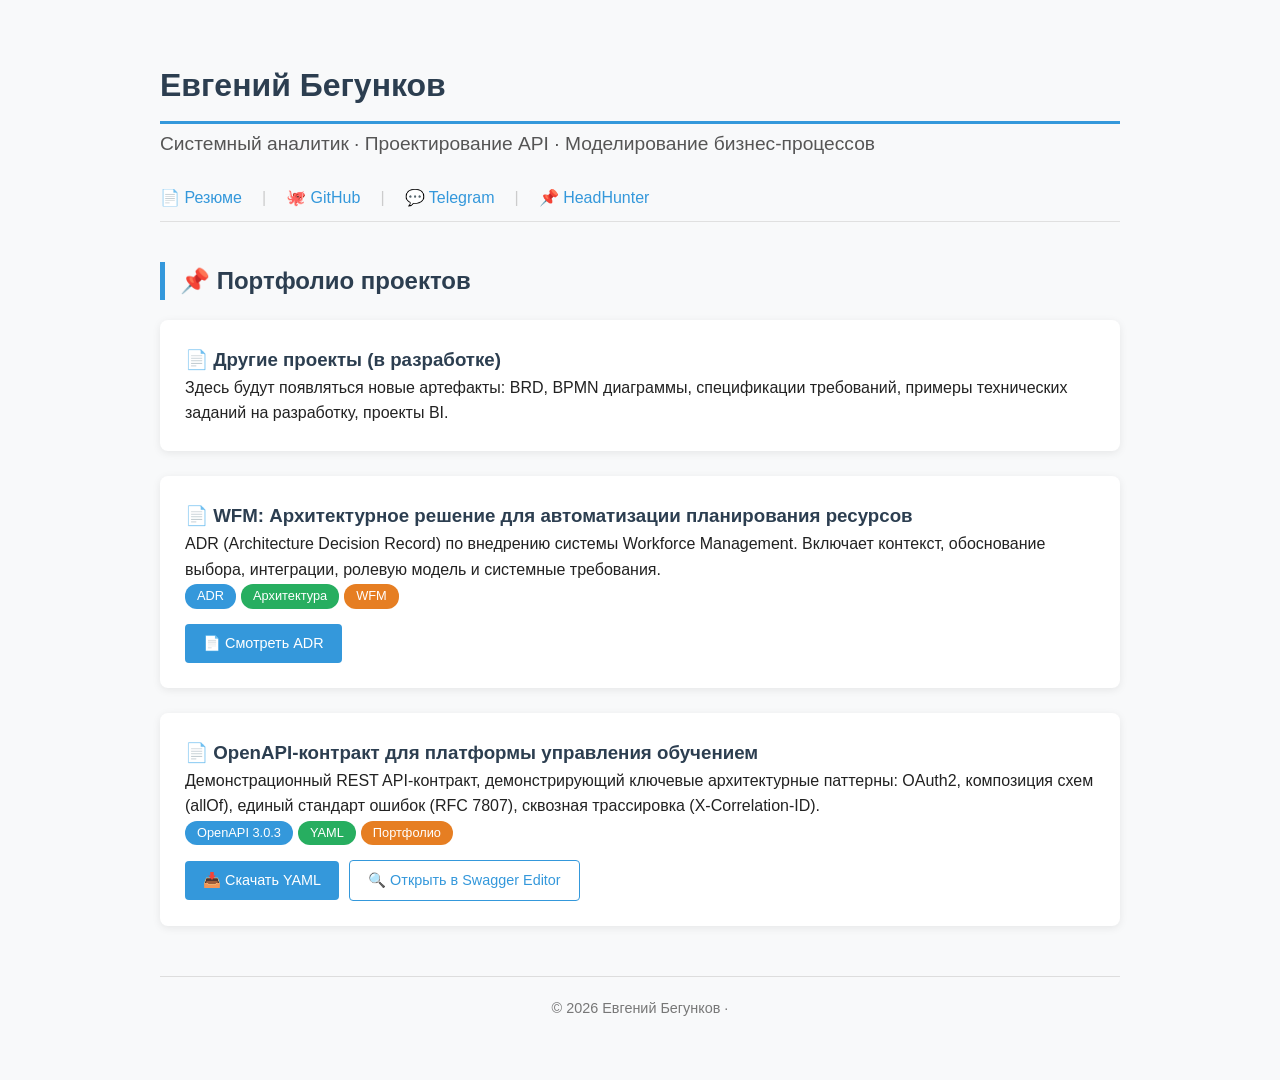
<file: index.html>
<!DOCTYPE html>
<html lang="ru">

<head>
    <meta charset="UTF-8">
    <meta name="viewport" content="width=device-width, initial-scale=1.0">
    <title>Евгений Бегунков - Портфолио системного аналитика</title>
    <style>
        * {
            margin: 0;
            padding: 0;
            box-sizing: border-box;
        }

        body {
            font-family: 'Segoe UI', Tahoma, Geneva, Verdana, sans-serif;
            max-width: 1000px;
            margin: 40px auto;
            padding: 20px;
            line-height: 1.6;
            background: #f8f9fa;
            color: #222;
        }

        h1 {
            color: #2c3e50;
            border-bottom: 3px solid #3498db;
            padding-bottom: 10px;
            margin-bottom: 5px;
        }

        .subtitle {
            font-size: 1.2rem;
            color: #555;
            margin-bottom: 15px;
        }

        /* --- НАВИГАЦИЯ В ШАПКЕ --- */
        .nav {
            display: flex;
            flex-wrap: wrap;
            gap: 20px;
            margin-bottom: 30px;
            padding: 10px 0;
            border-bottom: 1px solid #e0e0e0;
        }

        .nav a {
            color: #3498db;
            text-decoration: none;
            font-weight: 500;
            font-size: 1rem;
            transition: 0.2s;
        }

        .nav a:hover {
            color: #1a6e9e;
            text-decoration: underline;
        }

        .nav a:not(:last-child)::after {
            content: "|";
            color: #ccc;
            margin-left: 20px;
        }

        /* --- ОСТАЛЬНЫЕ СТИЛИ --- */
        h2 {
            color: #2c3e50;
            margin-top: 40px;
            margin-bottom: 20px;
            border-left: 5px solid #3498db;
            padding-left: 15px;
        }

        a {
            color: #3498db;
            text-decoration: none;
        }

        a:hover {
            text-decoration: underline;
        }

        .card {
            background: white;
            border-radius: 8px;
            padding: 25px;
            margin-bottom: 25px;
            box-shadow: 0 2px 8px rgba(0, 0, 0, 0.08);
            transition: 0.2s;
        }

        .card:hover {
            box-shadow: 0 4px 15px rgba(0, 0, 0, 0.12);
        }

        .card h3 {
            margin-top: 0;
            color: #2c3e50;
        }

        .badge {
            display: inline-block;
            background: #3498db;
            color: white;
            padding: 2px 12px;
            border-radius: 12px;
            font-size: 0.8rem;
            margin-right: 5px;
        }

        .badge.green {
            background: #27ae60;
        }

        .badge.orange {
            background: #e67e22;
        }

        .btn-group {
            margin-top: 15px;
        }

        .btn {
            display: inline-block;
            background: #3498db;
            color: white;
            padding: 8px 18px;
            border-radius: 4px;
            margin-right: 10px;
            font-size: 0.9rem;
            transition: 0.2s;
        }

        .btn:hover {
            background: #2980b9;
            text-decoration: none;
        }

        .btn.outline {
            background: transparent;
            color: #3498db;
            border: 1px solid #3498db;
        }

        .btn.outline:hover {
            background: #3498db;
            color: white;
        }

        .footer {
            margin-top: 50px;
            padding-top: 20px;
            border-top: 1px solid #ddd;
            text-align: center;
            font-size: 0.9rem;
            color: #777;
        }

        .footer a {
            color: #3498db;
        }
    </style>
</head>

<body>
    <h1>Евгений Бегунков</h1>
    <div class="subtitle">Системный аналитик · Проектирование API · Моделирование бизнес-процессов</div>

    <!-- НАВИГАЦИЯ В ШАПКЕ -->
    <div class="nav">
        <a href="resume/">📄 Резюме</a>
        <a href="https://github.com/Evgeny-NN/resume-files" target="_blank">🐙 GitHub</a>
        <a href="https://t.me/Begunkov" target="_blank">💬 Telegram</a>
        <a href="https://nn.hh.ru/resume/af88156cff107f02ad0039ed1f6d737846437a" target="_blank">📌 HeadHunter</a>
    </div>

    <h2 id="projects">📌 Портфолио проектов</h2>
    <!-- Здесь скрипт loadData.js вставит карточки проектов из data.json -->

    <div class="footer">
        &copy; 2026 Евгений Бегунков · <a href="https://github.com/Evgeny-NN/resume-files" target="_blank">Исходный код
            репозитория</a>
    </div>

    <script src="loadData.js"></script>
</body>

</html>
</file>
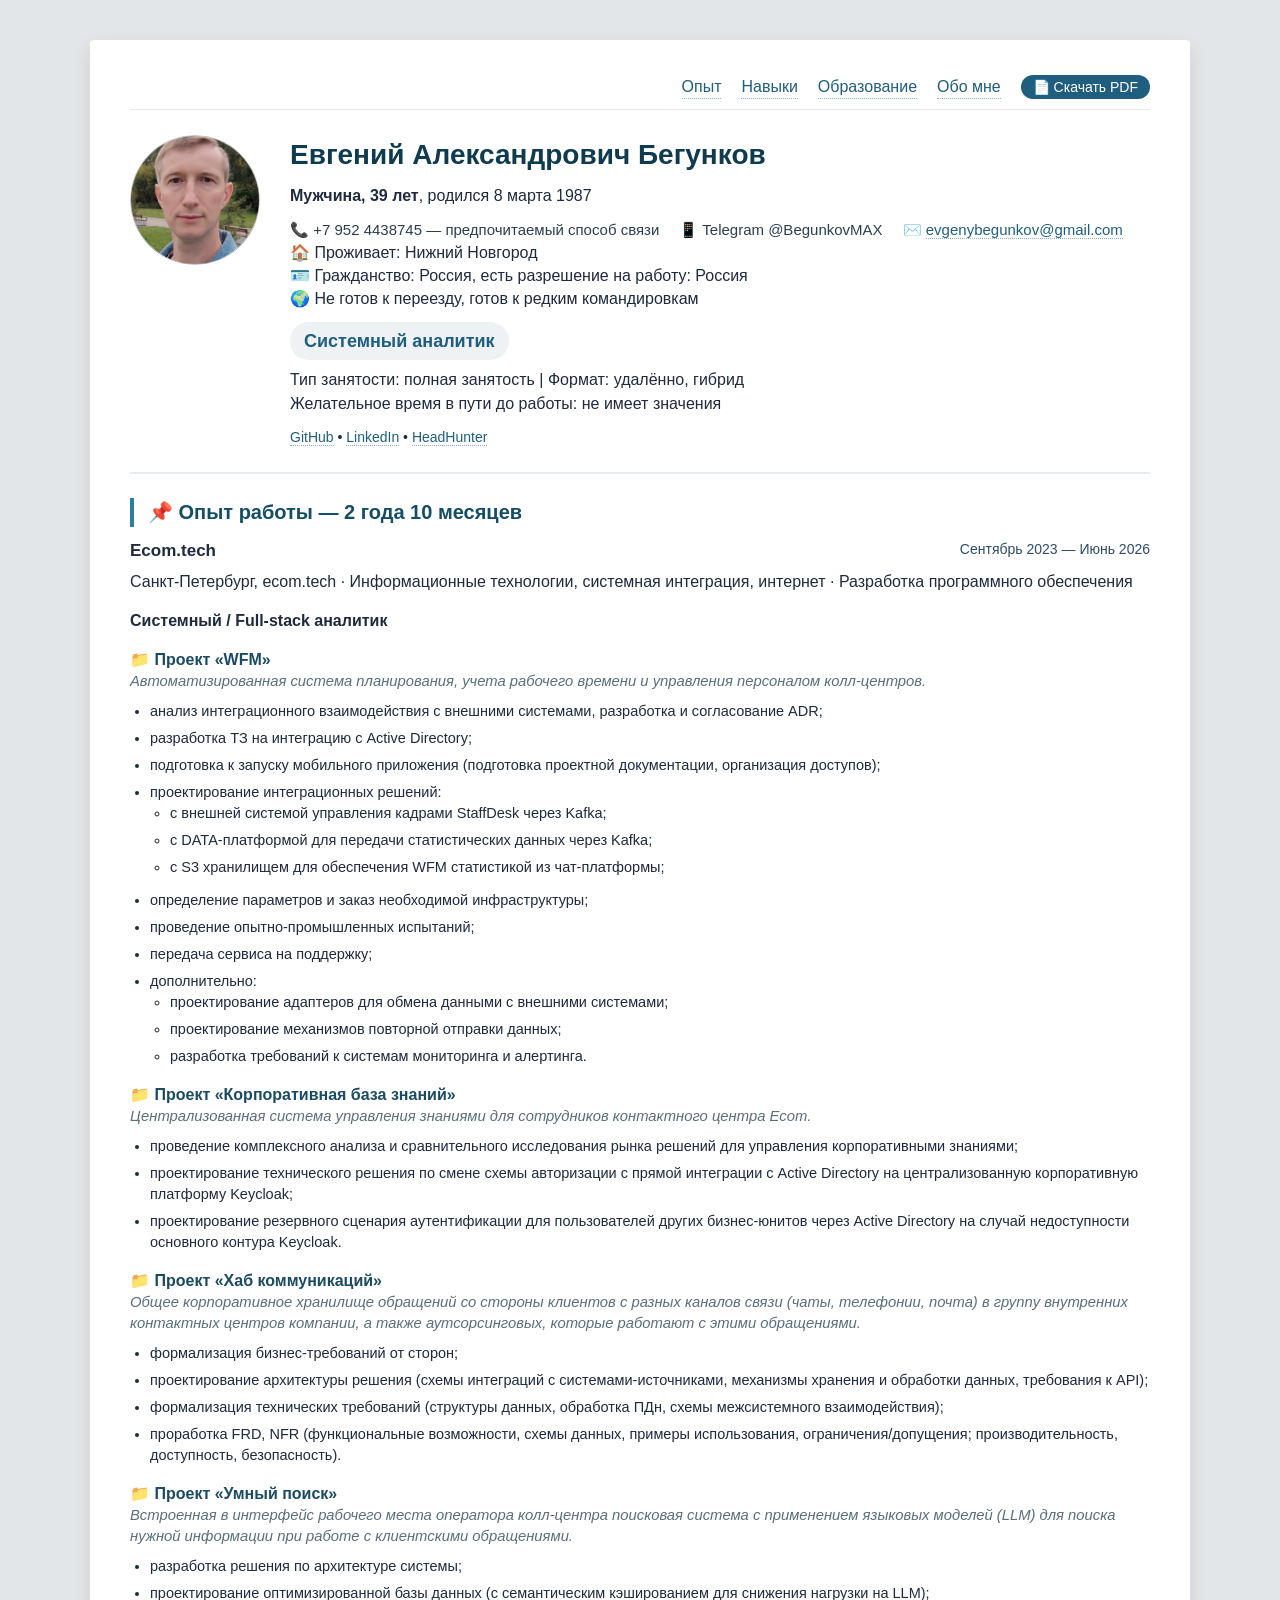
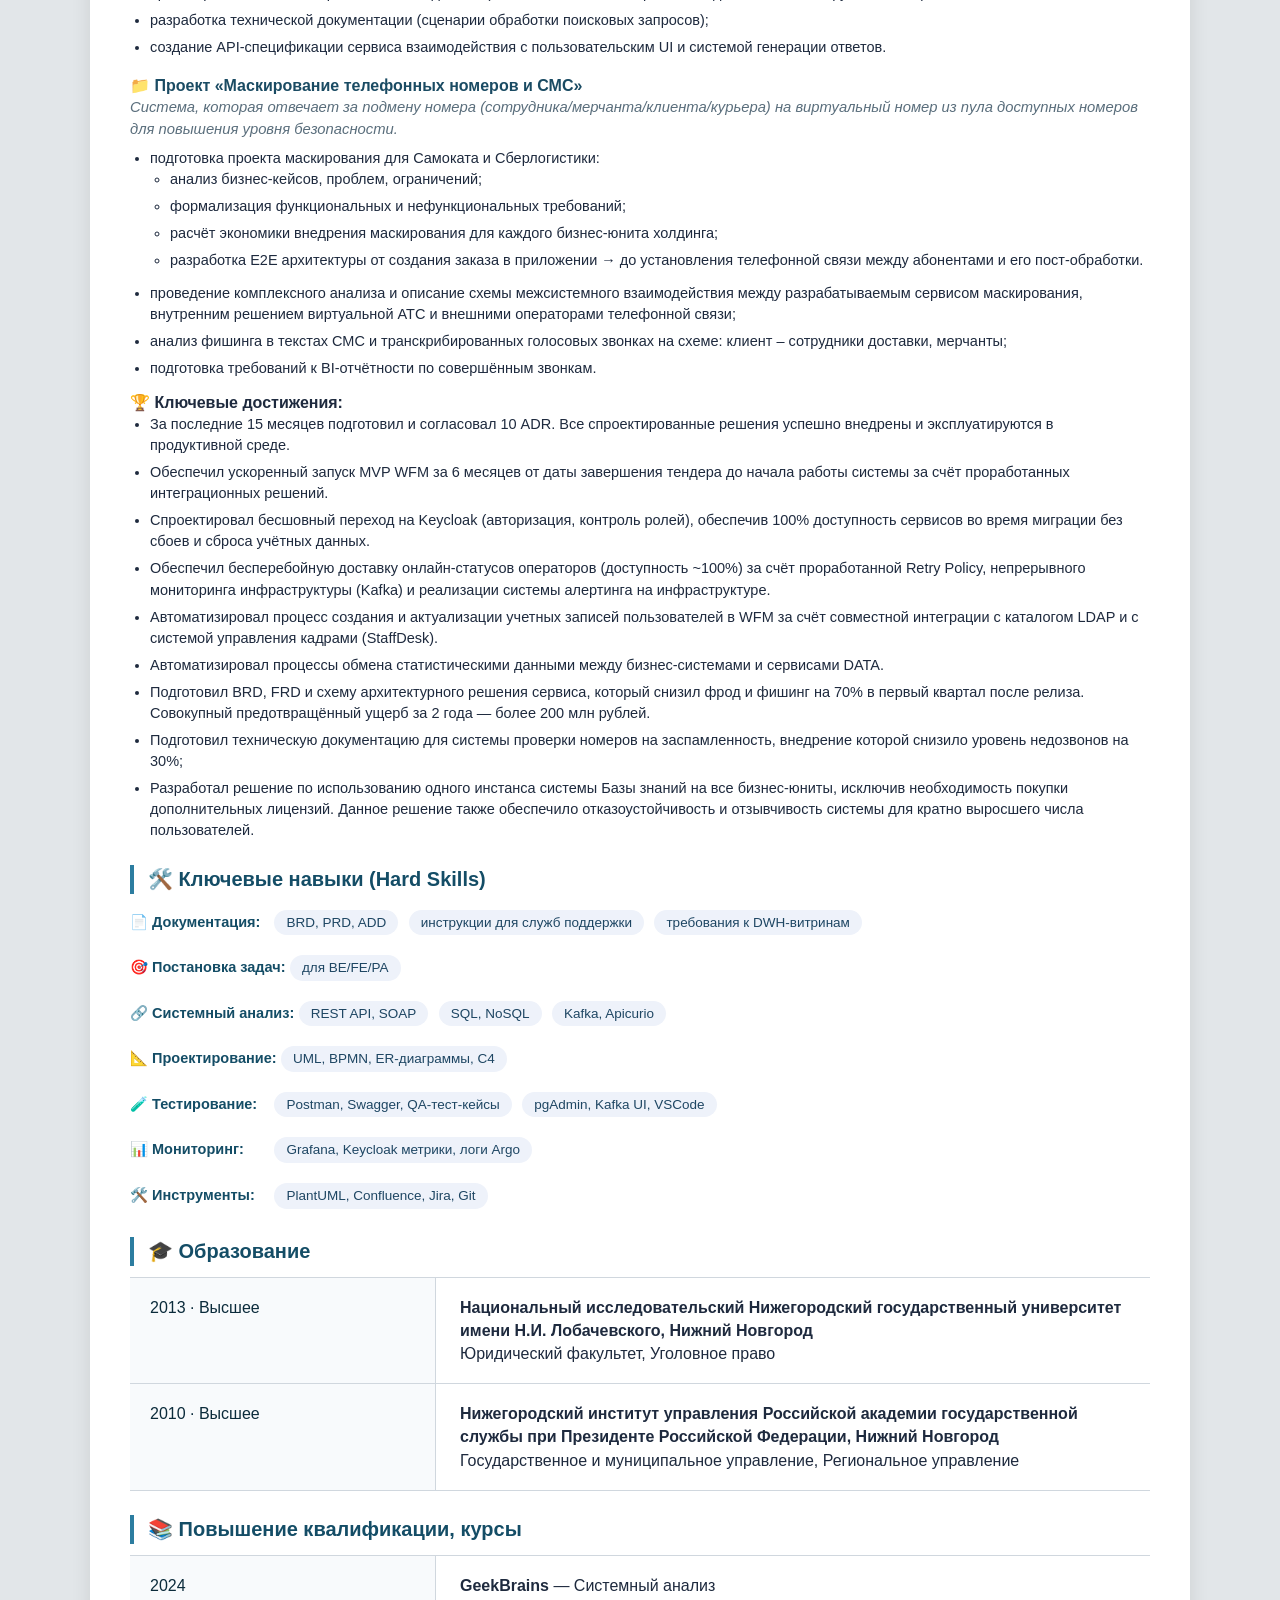
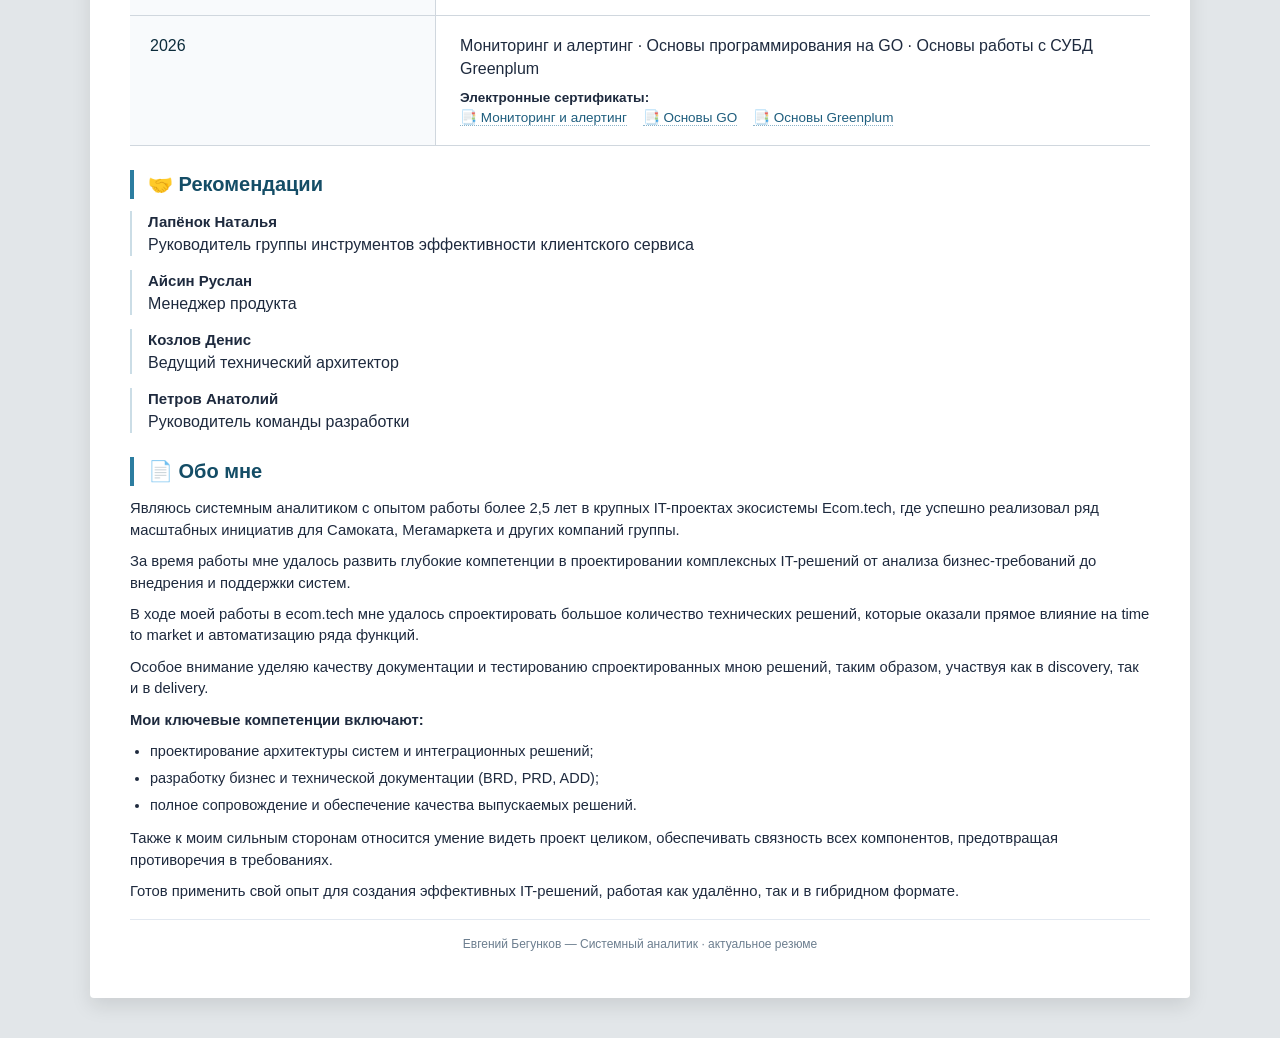
<file: my_resume_website/index.html>
<!DOCTYPE html>
<html lang="ru">

<head>
    <meta charset="UTF-8">
    <meta name="viewport" content="width=device-width, initial-scale=1.0, user-scalable=yes">
    <title>Евгений Бегунков — Системный аналитик</title>

    <!-- SEO & Open Graph -->
    <meta name="description"
        content="Резюме системного аналитика Евгения Бегункова. Опыт в Ecom.tech, проектирование интеграций, Kafka, API, требования.">
    <meta property="og:title" content="Евгений Бегунков — Системный аналитик">
    <meta property="og:description"
        content="Резюме системного аналитика. 2.5+ года опыта, проекты для крупных компаний.">
    <meta property="og:type" content="profile">
    <meta property="og:image" content="https://evgeny-nn.github.io/resume-files/my_resume_website/images/photo.jpg">
    <meta property="og:url" content="https://evgeny-nn.github.io/resume-files/my_resume_website/">

    <!-- Favicon (замените на свой или раскомментируйте строку с реальным файлом) -->
    <!-- <link rel="icon" type="image/png" href="favicon.png"> -->
    <link rel="icon" type="image/svg+xml"
        href="data:image/svg+xml,%3Csvg xmlns='http://www.w3.org/2000/svg' viewBox='0 0 100 100'%3E%3Ctext y='.9em' font-size='90'%3E📄%3C/text%3E%3C/svg%3E">

    <!-- Основные стили -->
    <link rel="stylesheet" href="style.css">
</head>

<body>

    <div class="resume" itemscope itemtype="https://schema.org/Person">
        <!-- Якорная навигация -->
        <nav class="nav-links">
            <a href="#experience">Опыт</a>
            <a href="#skills">Навыки</a>
            <a href="#education">Образование</a>
            <a href="#about">Обо мне</a>
            <button id="downloadPDFBtn" class="pdf-btn">📄 Скачать PDF</button>
        </nav>

        <!-- ШАПКА -->
        <div class="header-flex">
            <div class="photo-area">
                <img src="images/photo.jpg" alt="Фото Евгения Бегункова" itemprop="image">
            </div>
            <div class="contact-info">
                <h1 itemprop="name">Евгений Александрович Бегунков</h1>
                <div><strong>Мужчина, 39 лет</strong>, родился 8 марта 1987</div>
                <div class="contact-details" itemprop="address" itemscope itemtype="https://schema.org/PostalAddress">
                    <span>📞 <span itemprop="telephone">+7 952 4438745</span> — предпочитаемый способ связи</span>
                    <span>📱 Telegram @BegunkovMAX</span>
                    <span>✉️ <span id="protected-email"></span></span>
                </div>
                <div>🏠 Проживает: <span itemprop="addressLocality">Нижний Новгород</span></div>
                <div>🪪 Гражданство: Россия, есть разрешение на работу: Россия</div>
                <div>🌍 Не готов к переезду, готов к редким командировкам</div>
                <div class="job-title" itemprop="jobTitle">Системный аналитик</div>
                <div>Тип занятости: полная занятость | Формат: удалённо, гибрид</div>
                <div>Желательное время в пути до работы: не имеет значения</div>

                <!-- Социальные ссылки -->
                <div class="social-links">
                    <a href="https://github.com/Evgeny-NN" target="_blank" rel="noopener noreferrer">GitHub</a> •
                    <a href="https://linkedin.com/in/evgeny-begunkov" target="_blank"
                        rel="noopener noreferrer">LinkedIn</a> •
                    <a href="https://nn.hh.ru/resume/af88156cff107f02ad0039ed1f6d737846437a" target="_blank" rel="noopener noreferrer">HeadHunter</a>
                </div>
            </div>
        </div>

        <!-- ОПЫТ РАБОТЫ -->
        <h2 id="experience">📌 Опыт работы — 2 года 10 месяцев</h2>
        <div class="flex-row" style="margin-bottom: 6px;">
            <strong style="font-size: 17px;">Ecom.tech</strong>
            <span class="date">Сентябрь 2023 — Июнь 2026</span>
        </div>
        <div style="margin-bottom: 16px;">Санкт-Петербург, ecom.tech · Информационные технологии, системная интеграция,
            интернет · Разработка программного обеспечения</div>
        <div><strong>Системный / Full-stack аналитик</strong></div>

        <!-- Проект WFM -->
        <div class="project-name">📁 Проект «WFM»</div>
        <p class="project-description">Автоматизированная система планирования, учета рабочего времени и управления
            персоналом колл-центров.</p>
        <ul>
            <li>анализ интеграционного взаимодействия с внешними системами, разработка и согласование ADR;</li>
            <li>разработка ТЗ на интеграцию с Active Directory;</li>
            <li>подготовка к запуску мобильного приложения (подготовка проектной документации, организация доступов);
            </li>
            <li>проектирование интеграционных решений:
                <ul class="nested">
                    <li>с внешней системой управления кадрами StaffDesk через Kafka;</li>
                    <li>с DATA-платформой для передачи статистических данных через Kafka;</li>
                    <li>с S3 хранилищем для обеспечения WFM статистикой из чат-платформы;</li>
                </ul>
            </li>
            <li>определение параметров и заказ необходимой инфраструктуры;</li>
            <li>проведение опытно-промышленных испытаний;</li>
            <li>передача сервиса на поддержку;</li>
            <li>дополнительно:
                <ul class="nested">
                    <li>проектирование адаптеров для обмена данными с внешними системами;</li>
                    <li>проектирование механизмов повторной отправки данных;</li>
                    <li>разработка требований к системам мониторинга и алертинга.</li>
                </ul>
            </li>
        </ul>

        <!-- ПРОЕКТ 2: Корпоративная база знаний -->
        <div class="project-name">📁 Проект «Корпоративная база знаний»</div>
        <p class="project-description">Централизованная система управления знаниями для сотрудников контактного центра
            Ecom.</p>
        <ul>
            <li>проведение комплексного анализа и сравнительного исследования рынка решений для управления
                корпоративными знаниями;</li>
            <li>проектирование технического решения по смене схемы авторизации с прямой интеграции с Active Directory на
                централизованную корпоративную платформу Keycloak;</li>
            <li>проектирование резервного сценария аутентификации для пользователей других бизнес-юнитов через Active
                Directory на случай недоступности основного контура Keycloak.</li>
        </ul>

        <!-- ПРОЕКТ 3: Хаб коммуникаций -->
        <div class="project-name">📁 Проект «Хаб коммуникаций»</div>
        <p class="project-description">Общее корпоративное хранилище обращений со стороны клиентов с разных каналов
            связи (чаты, телефонии, почта) в группу внутренних контактных центров компании, а также аутсорсинговых,
            которые работают с этими обращениями.</p>
        <ul>
            <li>формализация бизнес-требований от сторон;</li>
            <li>проектирование архитектуры решения (схемы интеграций с системами-источниками, механизмы хранения и
                обработки данных, требования к API);</li>
            <li>формализация технических требований (структуры данных, обработка ПДн, схемы межсистемного
                взаимодействия);</li>
            <li>проработка FRD, NFR (функциональные возможности, схемы данных, примеры использования,
                ограничения/допущения; производительность, доступность, безопасность).</li>
        </ul>

        <!-- ПРОЕКТ 4: Умный поиск -->
        <div class="project-name">📁 Проект «Умный поиск»</div>
        <p class="project-description">Встроенная в интерфейс рабочего места оператора колл-центра поисковая система с
            применением языковых моделей (LLM) для поиска нужной информации при работе с клиентскими обращениями.</p>
        <ul>
            <li>разработка решения по архитектуре системы;</li>
            <li>проектирование оптимизированной базы данных (c семантическим кэшированием для снижения нагрузки на LLM);
            </li>
            <li>разработка технической документации (сценарии обработки поисковых запросов);</li>
            <li>создание API-спецификации сервиса взаимодействия с пользовательским UI и системой генерации ответов.
            </li>
        </ul>

        <!-- ПРОЕКТ 5: Маскирование телефонных номеров и СМС -->
        <div class="project-name">📁 Проект «Маскирование телефонных номеров и СМС»</div>
        <p class="project-description">Система, которая отвечает за подмену номера (сотрудника/мерчанта/клиента/курьера)
            на виртуальный номер из пула доступных номеров для повышения уровня безопасности.</p>
        <ul>
            <li>подготовка проекта маскирования для Самоката и Сберлогистики:
                <ul class="nested">
                    <li>анализ бизнес-кейсов, проблем, ограничений;</li>
                    <li>формализация функциональных и нефункциональных требований;</li>
                    <li>расчёт экономики внедрения маскирования для каждого бизнес-юнита холдинга;</li>
                    <li>разработка E2E архитектуры от создания заказа в приложении → до установления телефонной связи
                        между абонентами и его пост-обработки.</li>
                </ul>
            </li>
            <li>проведение комплексного анализа и описание схемы межсистемного взаимодействия между разрабатываемым
                сервисом маскирования, внутренним решением виртуальной АТС и внешними операторами телефонной связи;</li>
            <li>анализ фишинга в текстах СМС и транскрибированных голосовых звонках на схеме: клиент – сотрудники
                доставки, мерчанты;</li>
            <li>подготовка требований к BI-отчётности по совершённым звонкам.</li>
        </ul>

        <!-- КЛЮЧЕВЫЕ ДОСТИЖЕНИЯ -->
        <div class="achievements-block">
            <strong>🏆 Ключевые достижения:</strong>
            <ul>
                <li>За последние 15 месяцев подготовил и согласовал 10 ADR. Все спроектированные решения успешно
                    внедрены и эксплуатируются в продуктивной среде.</li>
                <li>Обеспечил ускоренный запуск MVP WFM за 6 месяцев от даты завершения тендера до начала работы системы
                    за счёт проработанных интеграционных решений.</li>
                <li>Спроектировал бесшовный переход на Keycloak (авторизация, контроль ролей), обеспечив 100%
                    доступность сервисов во время миграции без сбоев и сброса учётных данных.</li>
                <li>Обеспечил бесперебойную доставку онлайн-статусов операторов (доступность ~100%) за счёт
                    проработанной Retry Policy, непрерывного мониторинга инфраструктуры (Kafka) и реализации системы
                    алертинга на инфраструктуре.</li>
                <li>Автоматизировал процесс создания и актуализации учетных записей пользователей в WFM за счёт
                    совместной интеграции с каталогом LDAP и с системой управления кадрами (StaffDesk).</li>
                <li>Автоматизировал процессы обмена статистическими данными между бизнес-системами и сервисами DATA.
                </li>
                <li>Подготовил BRD, FRD и схему архитектурного решения сервиса, который снизил фрод и фишинг на 70% в
                    первый квартал после релиза. Совокупный предотвращённый ущерб за 2 года — более 200 млн рублей.</li>
                <li>Подготовил техническую документацию для системы проверки номеров на заспамленность, внедрение
                    которой снизило уровень недозвонов на 30%;</li>
                <li>Разработал решение по использованию одного инстанса системы Базы знаний на все бизнес-юниты,
                    исключив необходимость покупки дополнительных лицензий. Данное решение также обеспечило
                    отказоустойчивость и отзывчивость системы для кратно выросшего числа пользователей.</li>
            </ul>
        </div>

        <!-- КЛЮЧЕВЫЕ НАВЫКИ (HARD SKILLS) -->
        <h2 id="skills">🛠️ Ключевые навыки (Hard Skills)</h2>
        <div class="skills-category"><strong>📄 Документация:</strong> <span class="skill-badge">BRD, PRD, ADD</span>
            <span class="skill-badge">инструкции для служб поддержки</span> <span class="skill-badge">требования к
                DWH-витринам</span>
        </div>
        <div class="skills-category"><strong>🎯 Постановка задач:</strong> <span class="skill-badge">для BE/FE/PA</span>
        </div>
        <div class="skills-category"><strong>🔗 Системный анализ:</strong> <span class="skill-badge">REST API,
                SOAP</span> <span class="skill-badge">SQL, NoSQL</span> <span class="skill-badge">Kafka, Apicurio</span>
        </div>
        <div class="skills-category"><strong>📐 Проектирование:</strong> <span class="skill-badge">UML, BPMN,
                ER-диаграммы, С4</span></div>
        <div class="skills-category"><strong>🧪 Тестирование:</strong> <span class="skill-badge">Postman, Swagger,
                QA-тест-кейсы</span> <span class="skill-badge">pgAdmin, Kafka UI, VSCode</span></div>
        <div class="skills-category"><strong>📊 Мониторинг:</strong> <span class="skill-badge">Grafana, Keycloak
                метрики, логи Argo</span></div>
        <div class="skills-category"><strong>🛠️ Инструменты:</strong> <span class="skill-badge">PlantUML, Confluence,
                Jira, Git</span></div>

        <!-- ОБРАЗОВАНИЕ -->
        <h2 id="education">🎓 Образование</h2>
        <div class="grid-section">
            <div class="grid-left">2013 · Высшее</div>
            <div class="grid-right"><strong>Национальный исследовательский Нижегородский государственный университет
                    имени Н.И. Лобачевского, Нижний Новгород</strong><br>Юридический факультет, Уголовное право</div>
        </div>
        <div class="grid-section">
            <div class="grid-left">2010 · Высшее</div>
            <div class="grid-right"><strong>Нижегородский институт управления Российской академии государственной службы
                    при Президенте Российской Федерации, Нижний Новгород</strong><br>Государственное и муниципальное
                управление, Региональное управление</div>
        </div>

        <!-- ПОВЫШЕНИЕ КВАЛИФИКАЦИИ -->
        <h2>📚 Повышение квалификации, курсы</h2>
        <div class="grid-section">
            <div class="grid-left">2024</div>
            <div class="grid-right"><strong>GeekBrains</strong> — Системный анализ</div>
        </div>
        <div class="grid-section">
            <div class="grid-left">2026</div>
            <div class="grid-right">
                <div>Мониторинг и алертинг · Основы программирования на GO · Основы работы с СУБД Greenplum</div>
                <div class="cert-links">
                    <strong>Электронные сертификаты:</strong><br>
                    <a href="https://github.com/Evgeny-NN/resume-files/blob/main/%D0%A1%D0%B5%D1%80%D1%82%D0%B8%D1%84%D0%B8%D0%BA%D0%B0%D1%82%D1%8B/%D0%9C%D0%BE%D0%BD%D0%B8%D1%82%D0%BE%D1%80%D0%B8%D0%BD%D0%B3%20%D0%B8%20%D0%B0%D0%BB%D0%B5%D1%80%D1%82%D0%B8%D0%BD%D0%B3/%D0%91%D0%B5%D0%B3%D1%83%D0%BD%D0%BA%D0%BE%D0%B2%20%D0%95%D0%B2%D0%B3%D0%B5%D0%BD%D0%B8%D0%B9%20%D0%9C%D0%BE%D0%BD%D0%B8%D1%82%D0%BE%D1%80%D0%B8%D0%BD%D0%B3%20%D0%B8%20%D0%B0%D0%BB%D0%B5%D1%80%D1%82%D0%B8%D0%BD%D0%B3.png"
                        target="_blank">📑 Мониторинг и алертинг</a>
                    <a href="https://github.com/Evgeny-NN/resume-files/blob/main/%D0%A1%D0%B5%D1%80%D1%82%D0%B8%D1%84%D0%B8%D0%BA%D0%B0%D1%82%D1%8B/GO/%D0%91%D0%B5%D0%B3%D1%83%D0%BD%D0%BA%D0%BE%D0%B2%20%D0%95%D0%B2%D0%B3%D0%B5%D0%BD%D0%B8%D0%B9%20%D0%9E%D1%81%D0%BD%D0%BE%D0%B2%D1%8B%20%D0%BF%D1%80%D0%BE%D0%B3%D1%80%D0%B0%D0%BC%D0%BC%D0%B8%D1%80%D0%BE%D0%B2%D0%B0%D0%BD%D0%B8%D1%8F%20%D0%BD%D0%B0%20Go.png"
                        target="_blank">📑 Основы GO</a>
                    <a href="https://github.com/Evgeny-NN/resume-files/blob/main/%D0%A1%D0%B5%D1%80%D1%82%D0%B8%D1%84%D0%B8%D0%BA%D0%B0%D1%82%D1%8B/Greenplum/%D0%91%D0%B5%D0%B3%D1%83%D0%BD%D0%BA%D0%BE%D0%B2%20%D0%95%D0%B2%D0%B3%D0%B5%D0%BD%D0%B8%D0%B9%20%D0%9E%D1%81%D0%BD%D0%BE%D0%B2%D1%8B%20%D1%80%D0%B0%D0%B1%D0%BE%D1%82%D1%8B%20%D1%81%20%D0%A1%D0%A3%D0%91%D0%94%20Greenplum.png"
                        target="_blank">📑 Основы Greenplum</a>
                </div>
            </div>
        </div>

        <!-- РЕКОМЕНДАЦИИ -->
        <h2>🤝 Рекомендации</h2>
        <div class="recommendation">
            <div class="rec-name">Лапёнок Наталья</div>
            <div>Руководитель группы инструментов эффективности клиентского сервиса</div>
        </div>
        <div class="recommendation">
            <div class="rec-name">Айсин Руслан</div>
            <div>Менеджер продукта</div>
        </div>
        <div class="recommendation">
            <div class="rec-name">Козлов Денис</div>
            <div>Ведущий технический архитектор</div>
        </div>
        <div class="recommendation">
            <div class="rec-name">Петров Анатолий</div>
            <div>Руководитель команды разработки</div>
        </div>

        <!-- ОБО МНЕ -->
        <h2 id="about">📄 Обо мне</h2>
        <p>Являюсь системным аналитиком с опытом работы более 2,5 лет в крупных IT-проектах экосистемы Ecom.tech, где
            успешно реализовал ряд масштабных инициатив для Самоката, Мегамаркета и других компаний группы.</p>
        <p>За время работы мне удалось развить глубокие компетенции в проектировании комплексных IT-решений от анализа
            бизнес-требований до внедрения и поддержки систем.</p>
        <p>В ходе моей работы в ecom.tech мне удалось спроектировать большое количество технических решений, которые
            оказали прямое влияние на time to market и автоматизацию ряда функций.</p>
        <p>Особое внимание уделяю качеству документации и тестированию спроектированных мною решений, таким образом,
            участвуя как в discovery, так и в delivery.</p>
        <p><strong>Мои ключевые компетенции включают:</strong></p>
        <ul>
            <li>проектирование архитектуры систем и интеграционных решений;</li>
            <li>разработку бизнес и технической документации (BRD, PRD, ADD);</li>
            <li>полное сопровождение и обеспечение качества выпускаемых решений.</li>
        </ul>
        <p>Также к моим сильным сторонам относится умение видеть проект целиком, обеспечивать связность всех
            компонентов, предотвращая противоречия в требованиях.</p>
        <p>Готов применить свой опыт для создания эффективных IT-решений, работая как удалённо, так и в гибридном
            формате.</p>

        <hr>
        <div class="footer-note">Евгений Бегунков — Системный аналитик · актуальное резюме</div>
    </div>

    <script>
        // Защита email от спам-ботов
        const user = "evgenybegunkov";
        const domain = "gmail.com";
        const emailElement = document.getElementById("protected-email");
        if (emailElement) {
            const fullEmail = user + "@" + domain;
            emailElement.innerHTML = `<a href="mailto:${fullEmail}">${fullEmail}</a>`;
        }

        // Кнопка "Скачать PDF" (через печать)
        const pdfBtn = document.getElementById("downloadPDFBtn");
        if (pdfBtn) {
            pdfBtn.addEventListener("click", () => {
                window.print();
            });
        }

        // Плавная прокрутка для всех якорных ссылок
        document.querySelectorAll('a[href^="#"]').forEach(anchor => {
            anchor.addEventListener('click', function (e) {
                e.preventDefault();
                const targetId = this.getAttribute('href').substring(1);
                const target = document.getElementById(targetId);
                if (target) {
                    target.scrollIntoView({ behavior: 'smooth', block: 'start' });
                }
            });
        });
    </script>
</body>

</html>
</file>
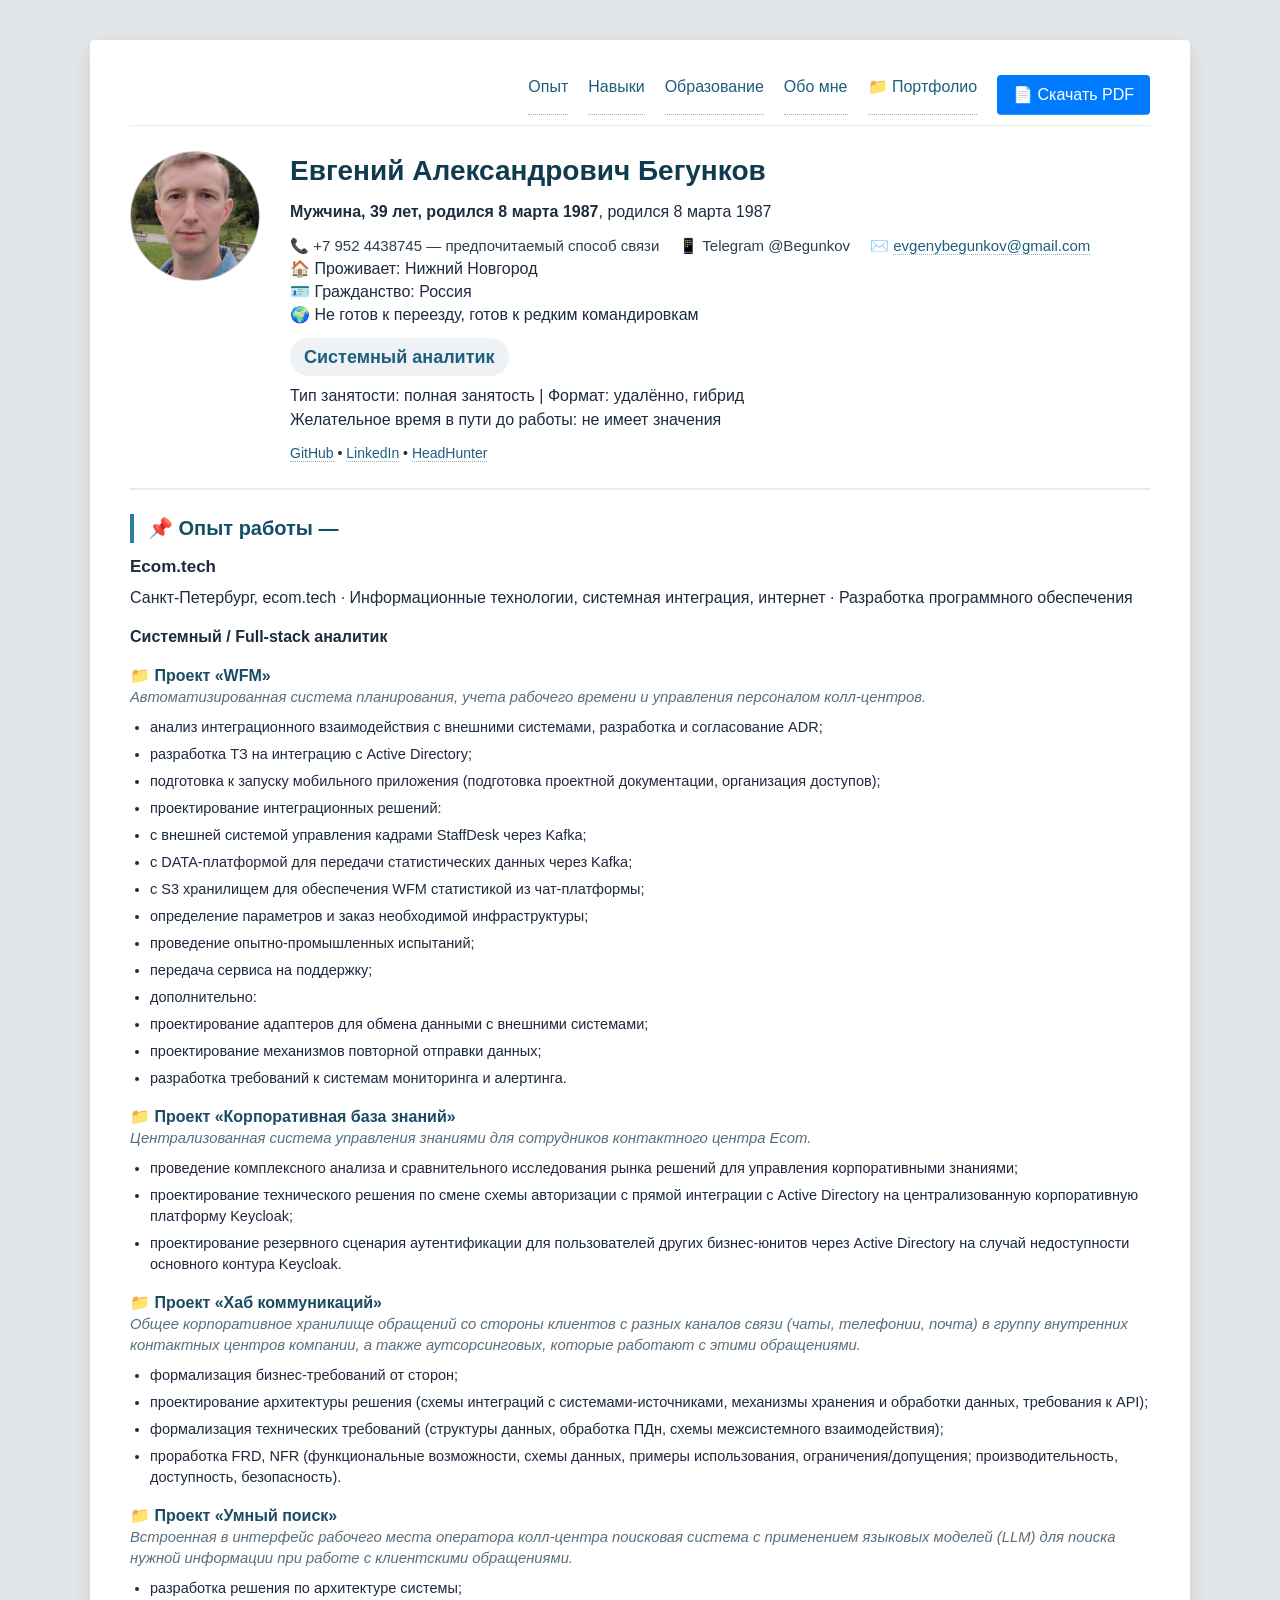
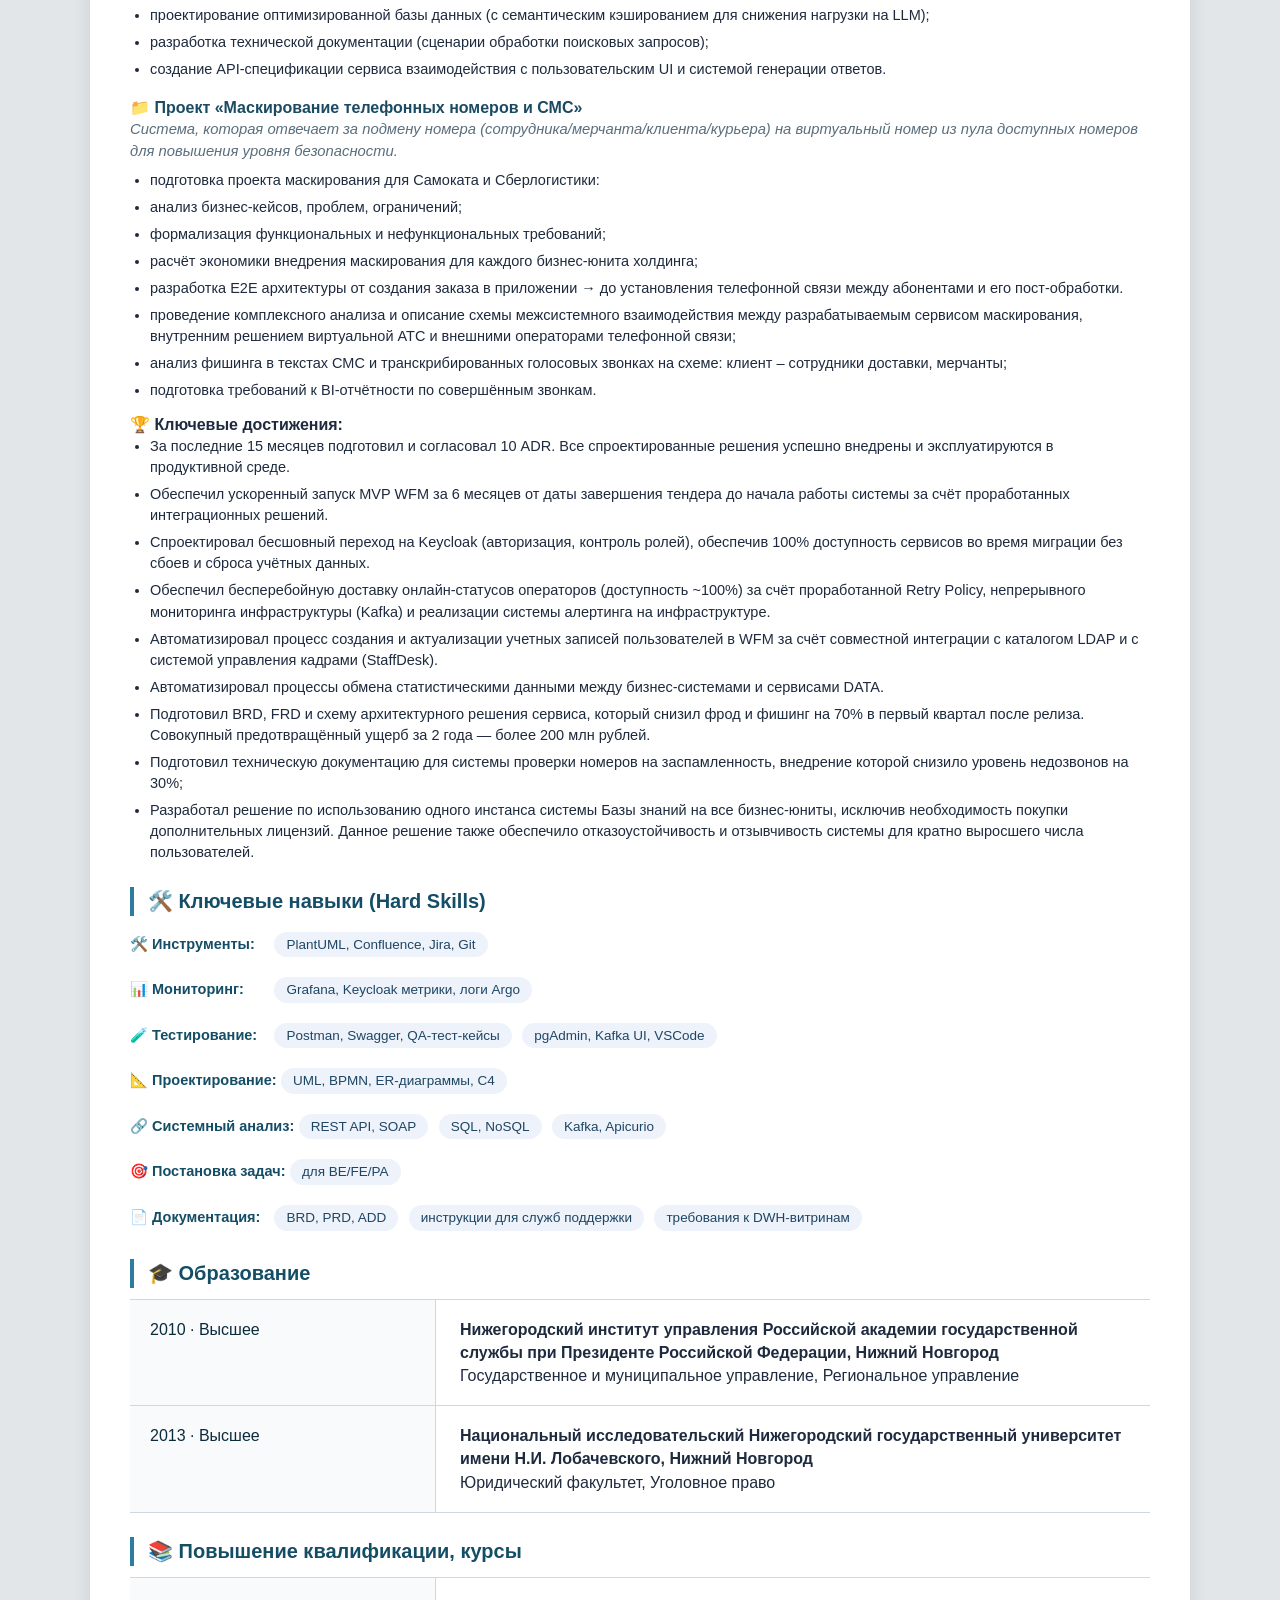
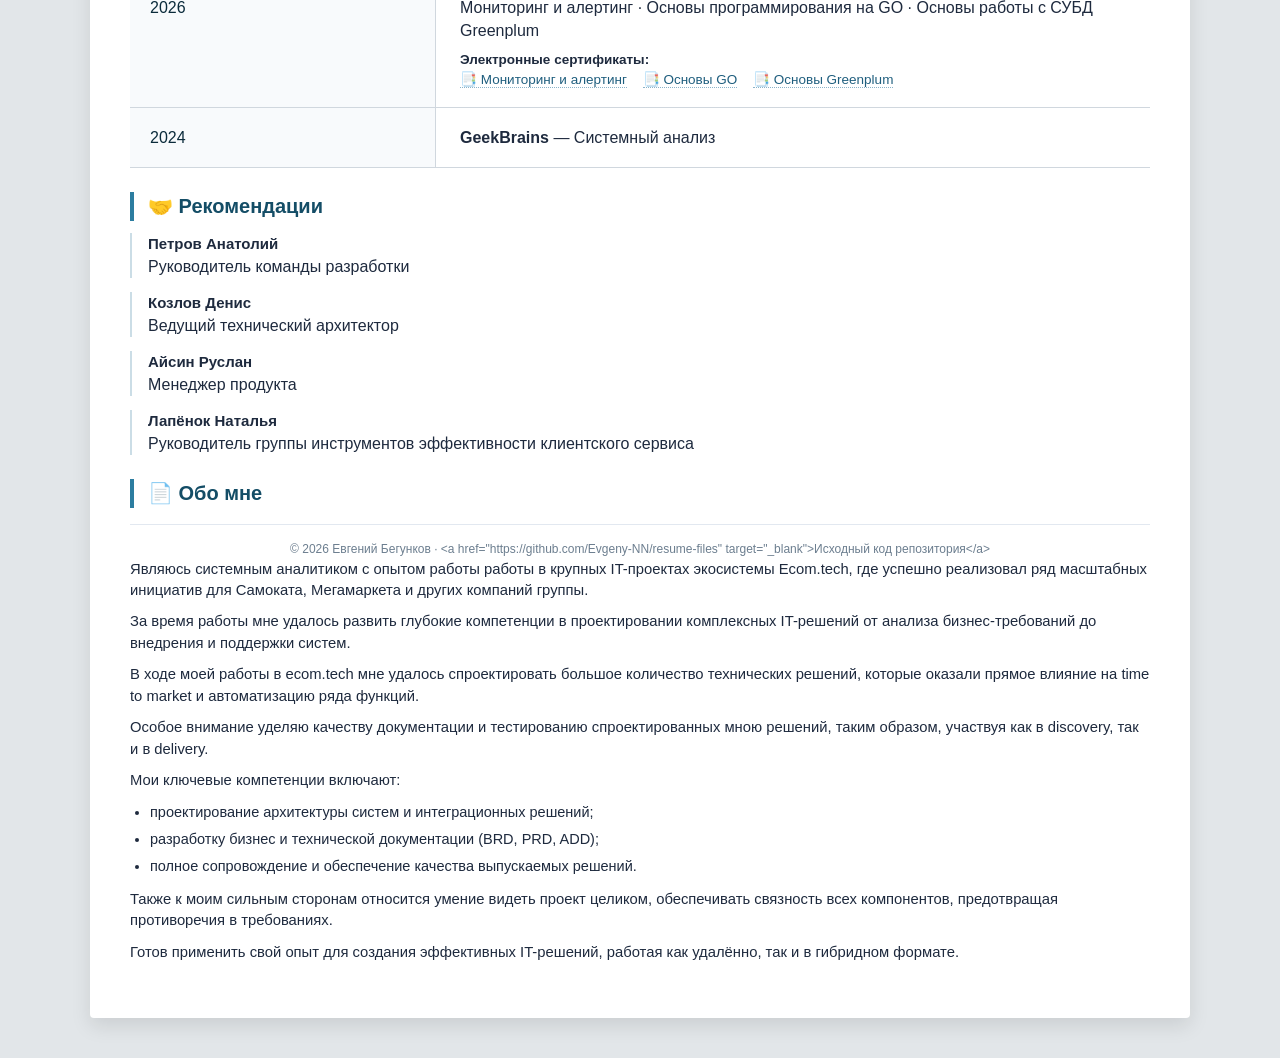
<file: resume/index.html>
<!DOCTYPE html>
<html lang="ru">

<head>
    <meta charset="UTF-8">
    <meta name="viewport" content="width=device-width, initial-scale=1.0, user-scalable=yes">
    <title>Евгений Бегунков — Системный аналитик</title>

    <meta name="description"
        content="Резюме системного аналитика Евгения Бегункова. Опыт в Ecom.tech, проектирование интеграций, Kafka, API, требования.">
    <meta property="og:title" content="Евгений Бегунков — Системный аналитик">
    <meta property="og:description"
        content="Резюме системного аналитика. 2.5+ года опыта, проекты для крупных компаний.">
    <meta property="og:type" content="profile">
    <meta property="og:image" content="https://evgeny-nn.github.io/resume-files/my_resume_website/images/photo.jpg">
    <meta property="og:url" content="https://evgeny-nn.github.io/resume-files/my_resume_website/">

    <link rel="icon" type="image/svg+xml"
        href="data:image/svg+xml,%3Csvg xmlns='http://www.w3.org/2000/svg' viewBox='0 0 100 100'%3E%3Ctext y='.9em' font-size='90'%3E📄%3C/text%3E%3C/svg%3E">

    <link rel="stylesheet" href="style.css">
</head>

<body>

    <div class="resume" itemscope itemtype="https://schema.org/Person">
        <!-- Якорная навигация -->
        <nav class="nav-links">
            <a href="#experience">Опыт</a>
            <a href="#skills">Навыки</a>
            <a href="#education">Образование</a>
            <a href="#about">Обо мне</a>
            <a href="../">📁 Портфолио</a>
            <a href="Begunkov_Evgeny_SA.pdf" download class="pdf-btn">📄 Скачать PDF</a>
        </nav>

        <!-- ШАПКА -->
        <div class="header-flex">
            <div class="photo-area">
                <img src="images/photo.jpg" alt="Фото Евгения Бегункова" itemprop="image">
            </div>
            <div class="contact-info">
                <h1 itemprop="name">Евгений Александрович Бегунков</h1>
                <div><strong>Мужчина, 39 лет</strong>, родился 8 марта 1987</div>
                <div class="contact-details" itemprop="address" itemscope itemtype="https://schema.org/PostalAddress">
                    <span>📞 <span itemprop="telephone">+7 952 4438745</span> — предпочитаемый способ связи</span>
                    <span>📱 Telegram @Begunkov</span>
                    <span>✉️ <span id="protected-email"></span></span>
                </div>
                <div>🏠 Проживает: <span itemprop="addressLocality">Нижний Новгород</span></div>
                <div>🪪 Гражданство: Россия, есть разрешение на работу: Россия</div>
                <div>🌍 Не готов к переезду, готов к редким командировкам</div>
                <div class="job-title" itemprop="jobTitle">Системный аналитик</div>
                <div>Тип занятости: полная занятость | Формат: удалённо, гибрид</div>
                <div>Желательное время в пути до работы: не имеет значения</div>

                <div class="social-links">
                    <a href="https://github.com/Evgeny-NN" target="_blank" rel="noopener noreferrer">GitHub</a> •
                    <a href="https://linkedin.com/in/evgeny-begunkov" target="_blank"
                        rel="noopener noreferrer">LinkedIn</a> •
                    <a href="https://nn.hh.ru/resume/af88156cff107f02ad0039ed1f6d737846437a" target="_blank"
                        rel="noopener noreferrer">HeadHunter</a>
                </div>
            </div>
        </div>

        <!-- ОПЫТ РАБОТЫ -->
        <h2 id="experience">📌 Опыт работы</h2>
        <div class="flex-row" style="margin-bottom: 6px;">
            <strong style="font-size: 17px;">Ecom.tech</strong>
            <span class="date"></span>
        </div>
        <div style="margin-bottom: 16px;">Санкт-Петербург, ecom.tech · Информационные технологии, системная интеграция,
            интернет · Разработка программного обеспечения</div>
        <div><strong>Системный / Full-stack аналитик</strong></div>
        <!-- Здесь скрипт вставит проекты -->

        <!-- КЛЮЧЕВЫЕ ДОСТИЖЕНИЯ -->
        <div class="achievements-block">
            <strong>🏆 Ключевые достижения:</strong>
            <ul></ul>
        </div>

        <!-- КЛЮЧЕВЫЕ НАВЫКИ -->
        <h2 id="skills">🛠️ Ключевые навыки (Hard Skills)</h2>
        <!-- Здесь скрипт вставит категории навыков -->

        <!-- ОБРАЗОВАНИЕ -->
        <h2 id="education">🎓 Образование</h2>
        <!-- Здесь скрипт вставит education -->

        <!-- КУРСЫ -->
        <h2>📚 Повышение квалификации, курсы</h2>
        <!-- Здесь скрипт вставит курсы -->

        <!-- РЕКОМЕНДАЦИИ -->
        <h2>🤝 Рекомендации</h2>
        <!-- Здесь скрипт вставит рекомендации -->

        <!-- ОБО МНЕ -->
        <h2 id="about">📄 Обо мне</h2>
        <!-- Здесь скрипт вставит абзацы и списки -->

        <hr>
        <div class="footer-note">Евгений Бегунков — Системный аналитик · актуальное резюме</div>
    </div>

    <script>
        // Защита email от спам-ботов (оставляем, т.к. скрипт loadData.js тоже обновит email, но это не помешает)
        const user = "evgenybegunkov";
        const domain = "gmail.com";
        const emailElement = document.getElementById("protected-email");
        if (emailElement) {
            const fullEmail = user + "@" + domain;
            emailElement.innerHTML = `<a href="mailto:${fullEmail}">${fullEmail}</a>`;
        }

        // Плавная прокрутка для якорных ссылок
        document.querySelectorAll('a[href^="#"]').forEach(anchor => {
            anchor.addEventListener('click', function (e) {
                e.preventDefault();
                const targetId = this.getAttribute('href').substring(1);
                const target = document.getElementById(targetId);
                if (target) {
                    target.scrollIntoView({ behavior: 'smooth', block: 'start' });
                }
            });
        });
    </script>

    <script src="../loadData.js"></script>
</body>

</html>
</file>
<file: my_resume_website/style.css>
* {
    margin: 0;
    padding: 0;
    box-sizing: border-box;
}

body {
    background-color: #e2e6e9;
    font-family: 'Segoe UI', 'Roboto', 'Helvetica Neue', sans-serif;
    line-height: 1.45;
    color: #1e2a3e;
    padding: 40px 20px;
}

.resume {
    max-width: 1100px;
    margin: 0 auto;
    background: white;
    box-shadow: 0 8px 20px rgba(0, 0, 0, 0.1);
    border-radius: 4px;
    overflow: hidden;
    padding: 35px 40px 45px 40px;
}

/* Навигация */
.nav-links {
    display: flex;
    flex-wrap: wrap;
    justify-content: flex-end;
    gap: 20px;
    margin-bottom: 25px;
    padding-bottom: 10px;
    border-bottom: 1px solid #e9ecef;
}
.nav-links a {
    text-decoration: none;
    color: #1f5e7e;
    font-weight: 500;
    transition: color 0.2s;
}
.nav-links a:hover {
    color: #0f3b4f;
    border-bottom: 1px solid #0f3b4f;
}
.pdf-btn {
    background: #1f5e7e;
    color: white;
    border: none;
    padding: 4px 12px;
    border-radius: 20px;
    cursor: pointer;
    font-size: 14px;
    transition: background 0.2s, transform 0.1s;
}
.pdf-btn:hover {
    background: #144d66;
}
.pdf-btn:active {
    transform: scale(0.97);
}

/* Шапка */
.header-flex {
    display: flex;
    gap: 30px;
    border-bottom: 2px solid #e9ecef;
    padding-bottom: 25px;
    margin-bottom: 20px;
    flex-wrap: wrap;
}
.photo-area {
    flex-shrink: 0;
    text-align: center;
}
.photo-area img {
    width: 130px;
    height: 130px;
    border-radius: 50%;
    object-fit: cover;
    border: 1px solid #bdc4cc;
}
.contact-info {
    flex: 1;
}
.contact-info h1 {
    font-size: 28px;
    font-weight: 600;
    color: #0f3b4f;
    margin-bottom: 8px;
}
.contact-details {
    margin-top: 12px;
    font-size: 15px;
    display: flex;
    flex-wrap: wrap;
    gap: 20px;
    color: #2c3e4e;
}
.job-title {
    background: #eef2f5;
    display: inline-block;
    padding: 6px 14px;
    border-radius: 30px;
    font-size: 18px;
    font-weight: 600;
    margin: 12px 0 8px;
    color: #1f5e7e;
}
.social-links {
    margin-top: 12px;
    font-size: 14px;
}
.social-links a {
    text-decoration: none;
    color: #1f5e7e;
    border-bottom: 1px dotted #8bb3c9;
}
.social-links a:hover {
    border-bottom: 1px solid;
}

/* Стили для секций */
h2 {
    font-size: 20px;
    font-weight: 600;
    margin: 24px 0 12px 0;
    color: #144d66;
    border-left: 4px solid #2c7da0;
    padding-left: 14px;
    scroll-margin-top: 20px;
}
h3 {
    font-size: 17px;
    font-weight: 600;
    margin: 12px 0 6px;
    color: #1f5068;
}
.project-name {
    font-weight: 700;
    font-size: 16px;
    margin-top: 16px;
    color: #1a4b63;
}
.project-description {
    color: #5a6e7c;
    font-style: italic;
    margin-bottom: 8px;
}
ul, .text-block {
    margin-bottom: 12px;
    padding-left: 20px;
}
li {
    margin-bottom: 6px;
    font-size: 14.5px;
}
p {
    font-size: 14.8px;
    margin-bottom: 10px;
}

/* Навыки */
.skills-category {
    margin-top: 12px;
}
.skills-category strong {
    display: inline-block;
    min-width: 140px;
    font-size: 14.5px;
    color: #144d66;
}
.skill-badge {
    background: #eef2fa;
    padding: 3px 12px;
    border-radius: 20px;
    font-size: 13.5px;
    color: #1e4663;
    display: inline-block;
    margin: 4px 6px 4px 0;
    transition: all 0.2s ease;
}
.skill-badge:hover {
    background: #d4e0f0;
    transform: translateY(-2px);
    box-shadow: 0 2px 4px rgba(0,0,0,0.1);
}

/* Сетка для образования/курсов */
.grid-section {
    display: flex;
    border-top: 1px solid #d0d7de;
    border-bottom: 1px solid #d0d7de;
    margin-top: -1px;
}
.grid-left {
    width: 30%;
    background-color: #f8fafc;
    padding: 18px 20px;
    border-right: 1px solid #d0d7de;
    font-weight: 500;
    color: #0b2b3b;
}
.grid-right {
    width: 70%;
    padding: 18px 24px;
    background: white;
}

/* Рекомендации */
.recommendation {
    margin-bottom: 14px;
    border-left: 2px solid #cbdde6;
    padding-left: 16px;
}
.rec-name {
    font-weight: 700;
    font-size: 15px;
}

/* Дата и другие мелочи */
.flex-row {
    display: flex;
    justify-content: space-between;
    flex-wrap: wrap;
}
.date {
    color: #2c4c6c;  /* улучшенная контрастность */
    font-size: 14px;
}
a {
    text-decoration: none;
    color: #1f5e7e;
    border-bottom: 1px dotted #8bb3c9;
}
a:hover {
    border-bottom: 1px solid;
}
.cert-links {
    margin-top: 8px;
    font-size: 13.5px;
}
.cert-links a {
    margin-right: 12px;
    white-space: nowrap;
}
hr {
    margin: 16px 0;
    border: none;
    border-top: 1px solid #e2e8f0;
}
.footer-note {
    font-size: 12px;
    text-align: center;
    color: #6c7e8f;
}

/* Адаптивность */
@media (max-width: 750px) {
    .resume {
        padding: 20px;
    }
    .grid-left, .grid-right {
        width: 100%;
        border-right: none;
    }
    .grid-section {
        flex-direction: column;
    }
    .header-flex {
        flex-direction: column;
        align-items: center;
        text-align: center;
    }
    .cert-links a {
        white-space: normal;
        display: inline-block;
        margin-bottom: 6px;
    }
    .skills-category strong {
        display: block;
        margin-bottom: 4px;
    }
    .nav-links {
        justify-content: center;
    }
}

/* Для печати (PDF) */
@media print {
    body {
        background: white;
        padding: 0;
        margin: 0;
    }
    .resume {
        box-shadow: none;
        padding: 10px;
    }
    .nav-links {
        display: none;
    }
    .pdf-btn {
        display: none;
    }
    a {
        text-decoration: none;
        color: black;
        border: none;
    }
    .skill-badge {
        background: #eef2fa;
        border: 1px solid #ccc;
        break-inside: avoid;
    }
    .grid-section {
        break-inside: avoid;
    }
}
</file>
<file: resume/style.css>
* {
    margin: 0;
    padding: 0;
    box-sizing: border-box;
}

body {
    background-color: #e2e6e9;
    font-family: 'Segoe UI', 'Roboto', 'Helvetica Neue', sans-serif;
    line-height: 1.45;
    color: #1e2a3e;
    padding: 40px 20px;
}

.resume {
    max-width: 1100px;
    margin: 0 auto;
    background: white;
    box-shadow: 0 8px 20px rgba(0, 0, 0, 0.1);
    border-radius: 4px;
    overflow: hidden;
    padding: 35px 40px 45px 40px;
}

/* Навигация */
.nav-links {
    display: flex;
    flex-wrap: wrap;
    justify-content: flex-end;
    gap: 20px;
    margin-bottom: 25px;
    padding-bottom: 10px;
    border-bottom: 1px solid #e9ecef;
}
.nav-links a {
    text-decoration: none;
    color: #1f5e7e;
    font-weight: 500;
    transition: color 0.2s;
}
.nav-links a:hover {
    color: #0f3b4f;
    border-bottom: 1px solid #0f3b4f;
}
.pdf-btn {
    color: #ffffff !important;
    background-color: #007bff;   /* можно изменить на нужный цвет фона */
    padding: 8px 16px;
    border-radius: 4px;
    text-decoration: none;
    display: inline-block;
    font-weight: 500;
    transition: background-color 0.2s;
}
.pdf-btn:hover {
    background-color: #0056b3;
    color: #ffffff !important;
}
.pdf-btn:active {
    transform: scale(0.97);
}

/* Шапка */
.header-flex {
    display: flex;
    gap: 30px;
    border-bottom: 2px solid #e9ecef;
    padding-bottom: 25px;
    margin-bottom: 20px;
    flex-wrap: wrap;
}
.photo-area {
    flex-shrink: 0;
    text-align: center;
}
.photo-area img {
    width: 130px;
    height: 130px;
    border-radius: 50%;
    object-fit: cover;
    border: 1px solid #bdc4cc;
}
.contact-info {
    flex: 1;
}
.contact-info h1 {
    font-size: 28px;
    font-weight: 600;
    color: #0f3b4f;
    margin-bottom: 8px;
}
.contact-details {
    margin-top: 12px;
    font-size: 15px;
    display: flex;
    flex-wrap: wrap;
    gap: 20px;
    color: #2c3e4e;
}
.job-title {
    background: #eef2f5;
    display: inline-block;
    padding: 6px 14px;
    border-radius: 30px;
    font-size: 18px;
    font-weight: 600;
    margin: 12px 0 8px;
    color: #1f5e7e;
}
.social-links {
    margin-top: 12px;
    font-size: 14px;
}
.social-links a {
    text-decoration: none;
    color: #1f5e7e;
    border-bottom: 1px dotted #8bb3c9;
}
.social-links a:hover {
    border-bottom: 1px solid;
}

/* Стили для секций */
h2 {
    font-size: 20px;
    font-weight: 600;
    margin: 24px 0 12px 0;
    color: #144d66;
    border-left: 4px solid #2c7da0;
    padding-left: 14px;
    scroll-margin-top: 20px;
}
h3 {
    font-size: 17px;
    font-weight: 600;
    margin: 12px 0 6px;
    color: #1f5068;
}
.project-name {
    font-weight: 700;
    font-size: 16px;
    margin-top: 16px;
    color: #1a4b63;
}
.project-description {
    color: #5a6e7c;
    font-style: italic;
    margin-bottom: 8px;
}
ul, .text-block {
    margin-bottom: 12px;
    padding-left: 20px;
}
li {
    margin-bottom: 6px;
    font-size: 14.5px;
}
p {
    font-size: 14.8px;
    margin-bottom: 10px;
}

/* Навыки */
.skills-category {
    margin-top: 12px;
}
.skills-category strong {
    display: inline-block;
    min-width: 140px;
    font-size: 14.5px;
    color: #144d66;
}
.skill-badge {
    background: #eef2fa;
    padding: 3px 12px;
    border-radius: 20px;
    font-size: 13.5px;
    color: #1e4663;
    display: inline-block;
    margin: 4px 6px 4px 0;
    transition: all 0.2s ease;
}
.skill-badge:hover {
    background: #d4e0f0;
    transform: translateY(-2px);
    box-shadow: 0 2px 4px rgba(0,0,0,0.1);
}

/* Сетка для образования/курсов */
.grid-section {
    display: flex;
    border-top: 1px solid #d0d7de;
    border-bottom: 1px solid #d0d7de;
    margin-top: -1px;
}
.grid-left {
    width: 30%;
    background-color: #f8fafc;
    padding: 18px 20px;
    border-right: 1px solid #d0d7de;
    font-weight: 500;
    color: #0b2b3b;
}
.grid-right {
    width: 70%;
    padding: 18px 24px;
    background: white;
}

/* Рекомендации */
.recommendation {
    margin-bottom: 14px;
    border-left: 2px solid #cbdde6;
    padding-left: 16px;
}
.rec-name {
    font-weight: 700;
    font-size: 15px;
}

/* Дата и другие мелочи */
.flex-row {
    display: flex;
    justify-content: space-between;
    flex-wrap: wrap;
}
.date {
    color: #2c4c6c;  /* улучшенная контрастность */
    font-size: 14px;
}
a {
    text-decoration: none;
    color: #1f5e7e;
    border-bottom: 1px dotted #8bb3c9;
}
a:hover {
    border-bottom: 1px solid;
}
.cert-links {
    margin-top: 8px;
    font-size: 13.5px;
}
.cert-links a {
    margin-right: 12px;
    white-space: nowrap;
}
hr {
    margin: 16px 0;
    border: none;
    border-top: 1px solid #e2e8f0;
}
.footer-note {
    font-size: 12px;
    text-align: center;
    color: #6c7e8f;
}

/* Адаптивность */
@media (max-width: 750px) {
    .resume {
        padding: 20px;
    }
    .grid-left, .grid-right {
        width: 100%;
        border-right: none;
    }
    .grid-section {
        flex-direction: column;
    }
    .header-flex {
        flex-direction: column;
        align-items: center;
        text-align: center;
    }
    .cert-links a {
        white-space: normal;
        display: inline-block;
        margin-bottom: 6px;
    }
    .skills-category strong {
        display: block;
        margin-bottom: 4px;
    }
    .nav-links {
        justify-content: center;
    }
}

/* Для печати (PDF) */
@media print {
    body {
        background: white;
        padding: 0;
        margin: 0;
    }
    .resume {
        box-shadow: none;
        padding: 10px;
    }
    .nav-links {
        display: none;
    }
    .pdf-btn {
        display: none;
    }
    a {
        text-decoration: none;
        color: black;
        border: none;
    }
    .skill-badge {
        background: #eef2fa;
        border: 1px solid #ccc;
        break-inside: avoid;
    }
    .grid-section {
        break-inside: avoid;
    }
}
</file>
